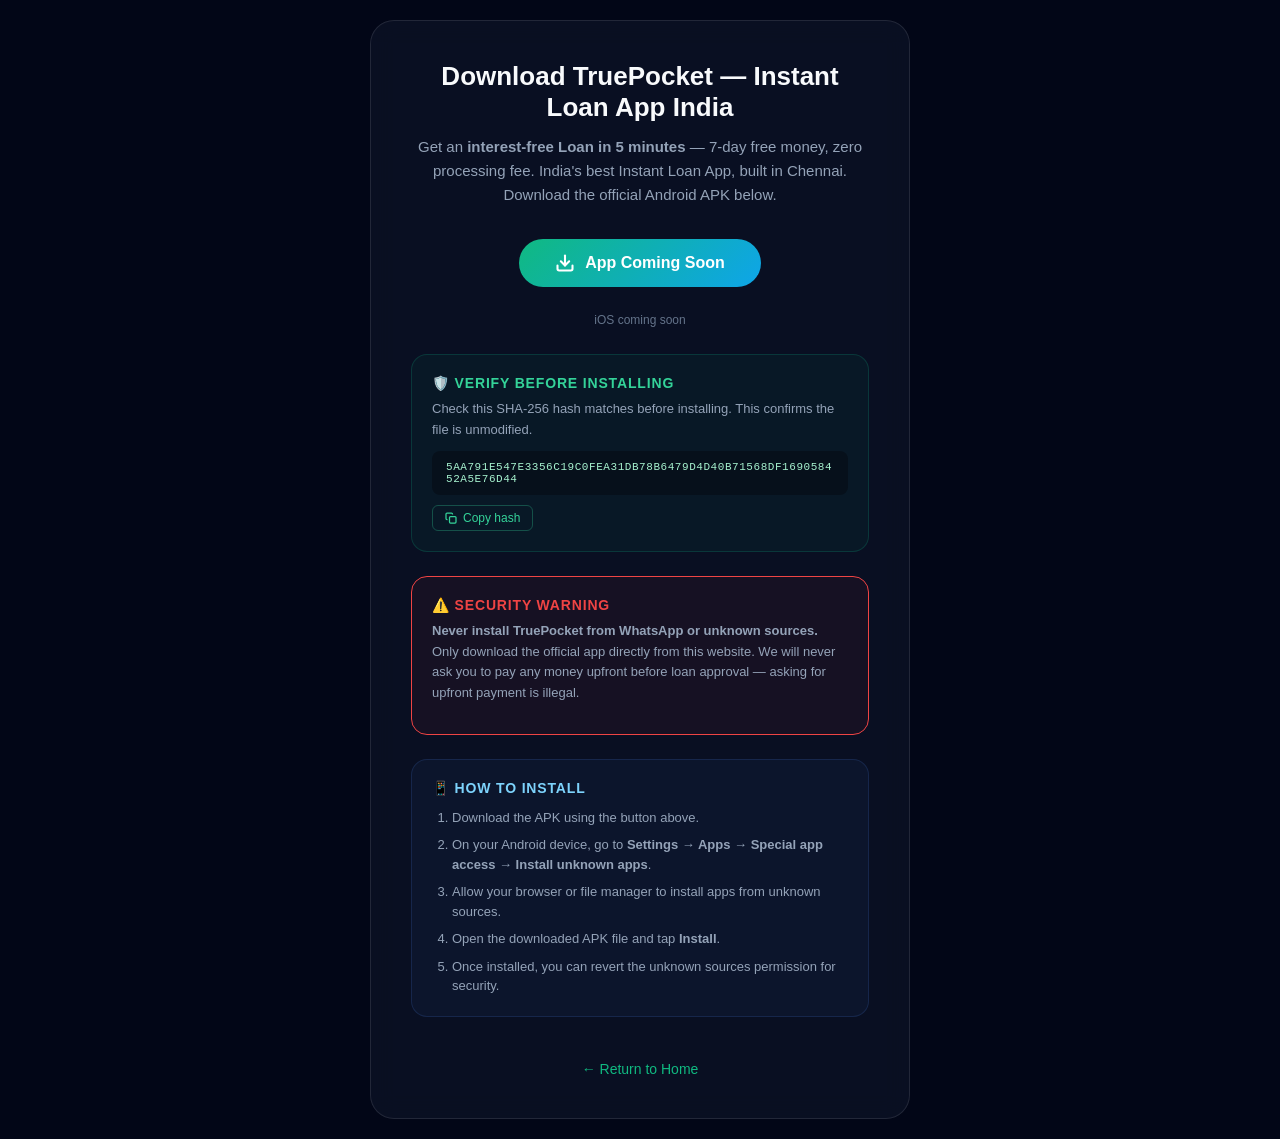
<file: downloads/index.html>
<!DOCTYPE html>
<html lang="en">
<head>
    <meta charset="UTF-8">
    <meta name="viewport" content="width=device-width, initial-scale=1.0">
    <meta http-equiv="X-UA-Compatible" content="IE=edge">
    <meta name="msapplication-TileColor" content="#00d4aa">
    <meta name="msapplication-config" content="none">
    <!-- Favicon configurations -->
    <link rel="icon" href="/favicon.png" type="image/png">
    <link rel="icon" href="/images/truepocket-logo.svg" type="image/svg+xml">
    <link rel="apple-touch-icon" href="/apple-touch-icon.png">
    <title>Download TruePocket &mdash; Instant Loan App APK | Interest Free Loan India</title>
    <meta name="description" content="Download the official TruePocket APK &mdash; India's #1 instant interest-free loan app. Get a loan in 5 minutes. Zero processing fee. Built in Chennai.">
    <meta name="robots" content="index, follow">
    <meta name="keywords" content="download TruePocket APK, instant loan app download India, best loan app APK, interest free loan app India, TruePocket download">
    <meta name="theme-color" media="(prefers-color-scheme: light)" content="#f8fafc">
    <meta name="theme-color" media="(prefers-color-scheme: dark)" content="#020617">
    <!-- No-FOUC theme init: apply saved/system theme before first paint -->
    <script>
        (function() {
            var stored = localStorage.getItem('TruePocket-theme');
            var t = stored || (window.matchMedia('(prefers-color-scheme: dark)').matches ? 'dark' : 'light');
            document.documentElement.setAttribute('data-theme', t);
        })();
    </script>
    <link rel="canonical" href="https://www.TruePocket.live/downloads/">
    <meta property="og:title" content="Download TruePocket &mdash; Instant Loan App | Interest Free | India">
    <meta property="og:description" content="Download TruePocket &mdash; India's fastest instant loan app. Interest-free loan in 5 minutes from Chennai. Zero processing fee. 7-day free money.">
    <meta property="og:url" content="https://www.TruePocket.live/downloads/">
    <meta property="og:type" content="website">
    <meta property="og:site_name" content="TruePocket">
    <meta property="og:locale" content="en_IN">
    <style>
        * { margin: 0; padding: 0; box-sizing: border-box; }
        body {
            font-family: 'Outfit', sans-serif;
            background: #020617;
            color: #f8fafc;
            display: flex;
            justify-content: center;
            align-items: center;
            min-height: 100vh;
            padding: 20px;
        }
        .container {
            max-width: 540px;
            width: 100%;
            text-align: center;
            background: rgba(15, 23, 42, 0.6);
            backdrop-filter: blur(12px);
            border: 1px solid rgba(255, 255, 255, 0.1);
            padding: 40px;
            border-radius: 24px;
        }
        h1 { font-size: 26px; margin-bottom: 12px; }
        p { color: #94a3b8; margin-bottom: 16px; line-height: 1.6; font-size: 15px; }
        .btn {
            display: inline-flex;
            align-items: center;
            gap: 10px;
            padding: 14px 36px;
            background: linear-gradient(135deg, #10b981, #0ea5e9);
            color: white;
            text-decoration: none;
            border-radius: 50px;
            font-weight: 700;
            font-size: 16px;
            transition: all 0.3s;
            margin: 16px 0;
        }
        .btn:hover {
            transform: translateY(-2px);
            box-shadow: 0 8px 24px rgba(16, 185, 129, 0.5);
        }
        .checksum-box {
            margin: 24px 0;
            background: rgba(16, 185, 129, 0.05);
            border: 1px solid rgba(16, 185, 129, 0.2);
            border-radius: 16px;
            padding: 20px;
            text-align: left;
        }
        .checksum-box h3 {
            font-size: 14px;
            font-weight: 700;
            color: #34d399;
            margin-bottom: 8px;
            text-transform: uppercase;
            letter-spacing: 0.06em;
        }
        .checksum-box p {
            font-size: 13px;
            color: #94a3b8;
            margin-bottom: 10px;
        }
        .hash {
            font-family: 'Courier New', monospace;
            font-size: 11px;
            color: #a7f3d0;
            background: rgba(0,0,0,0.3);
            padding: 10px 14px;
            border-radius: 8px;
            word-break: break-all;
            letter-spacing: 0.05em;
            margin-bottom: 10px;
            display: block;
        }
        .copy-btn {
            display: inline-flex;
            align-items: center;
            gap: 6px;
            font-size: 12px;
            color: #34d399;
            background: none;
            border: 1px solid rgba(52, 211, 153, 0.3);
            border-radius: 6px;
            padding: 5px 12px;
            cursor: pointer;
            font-family: inherit;
            transition: all 0.2s;
        }
        .copy-btn:hover { background: rgba(52,211,153,0.1); }
        .instructions {
            margin: 20px 0;
            background: rgba(79, 141, 247, 0.05);
            border: 1px solid rgba(79, 141, 247, 0.15);
            border-radius: 16px;
            padding: 20px;
            text-align: left;
        }
        .instructions h3 {
            font-size: 14px;
            font-weight: 700;
            color: #7dd3fc;
            margin-bottom: 12px;
            text-transform: uppercase;
            letter-spacing: 0.06em;
        }
        .instructions ol {
            padding-left: 20px;
            display: flex;
            flex-direction: column;
            gap: 8px;
        }
        .instructions li {
            font-size: 13px;
            color: #94a3b8;
            line-height: 1.5;
        }
        .back {
            display: inline-block;
            margin-top: 24px;
            color: #10b981;
            text-decoration: none;
            font-size: 14px;
        }
        .back:hover { text-decoration: underline; }
        .ios-note {
            font-size: 12px;
            color: #64748b;
            margin-top: 8px;
        }
    </style>
<!-- Meta Pixel Code -->
<script>
!function(f,b,e,v,n,t,s)
{if(f.fbq)return;n=f.fbq=function(){n.callMethod?
n.callMethod.apply(n,arguments):n.queue.push(arguments)};
if(!f._fbq)f._fbq=n;n.push=n;n.loaded=!0;n.version='2.0';
n.queue=[];t=b.createElement(e);t.async=!0;
t.src=v;s=b.getElementsByTagName(e)[0];
s.parentNode.insertBefore(t,s)}(window, document,'script',
'https://connect.facebook.net/en_US/fbevents.js');
fbq('init', '27297236573246844');
fbq('track', 'PageView');
</script>
<noscript><img height="1" width="1" style="display:none"
src="https://www.facebook.com/tr?id=27297236573246844&ev=PageView&noscript=1"
/></noscript>
<!-- End Meta Pixel Code -->
</head>
<body>
    <div class="container">
        <h1>Download TruePocket &mdash; Instant Loan App India</h1>
        <p>Get an <strong>interest-free Loan in 5 minutes</strong> &mdash; 7-day free money, zero processing fee. India's best Instant Loan App, built in Chennai. Download the official Android APK below.</p>

        <a href="javascript:void(0)" class="btn" onclick="alert('App download is currently locked and will be available soon.'); fbq('trackCustom', 'Download');">
            <svg width="20" height="20" viewBox="0 0 24 24" fill="none" stroke="currentColor" stroke-width="2.5" stroke-linecap="round" stroke-linejoin="round" aria-hidden="true"><path d="M21 15v4a2 2 0 0 1-2 2H5a2 2 0 0 1-2-2v-4"/><polyline points="7 10 12 15 17 10"/><line x1="12" y1="15" x2="12" y2="3"/></svg>
            App Coming Soon
        </a>
        <p class="ios-note">iOS coming soon</p>

        <div class="checksum-box">
            <h3>🛡️ Verify before installing</h3>
            <p>Check this SHA-256 hash matches before installing. This confirms the file is unmodified.</p>
            <span class="hash" id="hash-value">5AA791E547E3356C19C0FEA31DB78B6479D4D40B71568DF169058452A5E76D44</span>
            <button class="copy-btn" onclick="copyHash()" id="copy-btn">
                <svg width="12" height="12" viewBox="0 0 24 24" fill="none" stroke="currentColor" stroke-width="2.5" aria-hidden="true"><rect x="9" y="9" width="13" height="13" rx="2"/><path d="M5 15H4a2 2 0 0 1-2-2V4a2 2 0 0 1 2-2h9a2 2 0 0 1 2 2v1"/></svg>
                Copy hash
            </button>
        </div>

        <div class="checksum-box" style="border-color: #ef4444; background: rgba(239, 68, 68, 0.05);">
            <h3 style="color: #ef4444;">⚠️ Security Warning</h3>
            <p><strong>Never install TruePocket from WhatsApp or unknown sources.</strong> Only download the official app directly from this website. We will never ask you to pay any money upfront before loan approval &mdash; asking for upfront payment is illegal.</p>
        </div>

        <div class="instructions">
            <h3>📱 How to install</h3>
            <ol>
                <li>Download the APK using the button above.</li>
                <li>On your Android device, go to <strong>Settings &rarr; Apps &rarr; Special app access &rarr; Install unknown apps</strong>.</li>
                <li>Allow your browser or file manager to install apps from unknown sources.</li>
                <li>Open the downloaded APK file and tap <strong>Install</strong>.</li>
                <li>Once installed, you can revert the unknown sources permission for security.</li>
            </ol>
        </div>

        <a href="../index.html" class="back">&larr; Return to Home</a>
    </div>

    <script>
        function copyHash() {
            const hash = document.getElementById('hash-value').textContent.trim();
            navigator.clipboard.writeText(hash).then(() => {
                const btn = document.getElementById('copy-btn');
                btn.textContent = '✓ Copied';
                setTimeout(() => { btn.innerHTML = '<svg width="12" height="12" viewBox="0 0 24 24" fill="none" stroke="currentColor" stroke-width="2.5" aria-hidden="true"><rect x="9" y="9" width="13" height="13" rx="2"/><path d="M5 15H4a2 2 0 0 1-2-2V4a2 2 0 0 1 2-2h9a2 2 0 0 1 2 2v1"/></svg> Copy hash'; }, 2000);
            });
        }
    </script>
</body>
</html>
</file>
